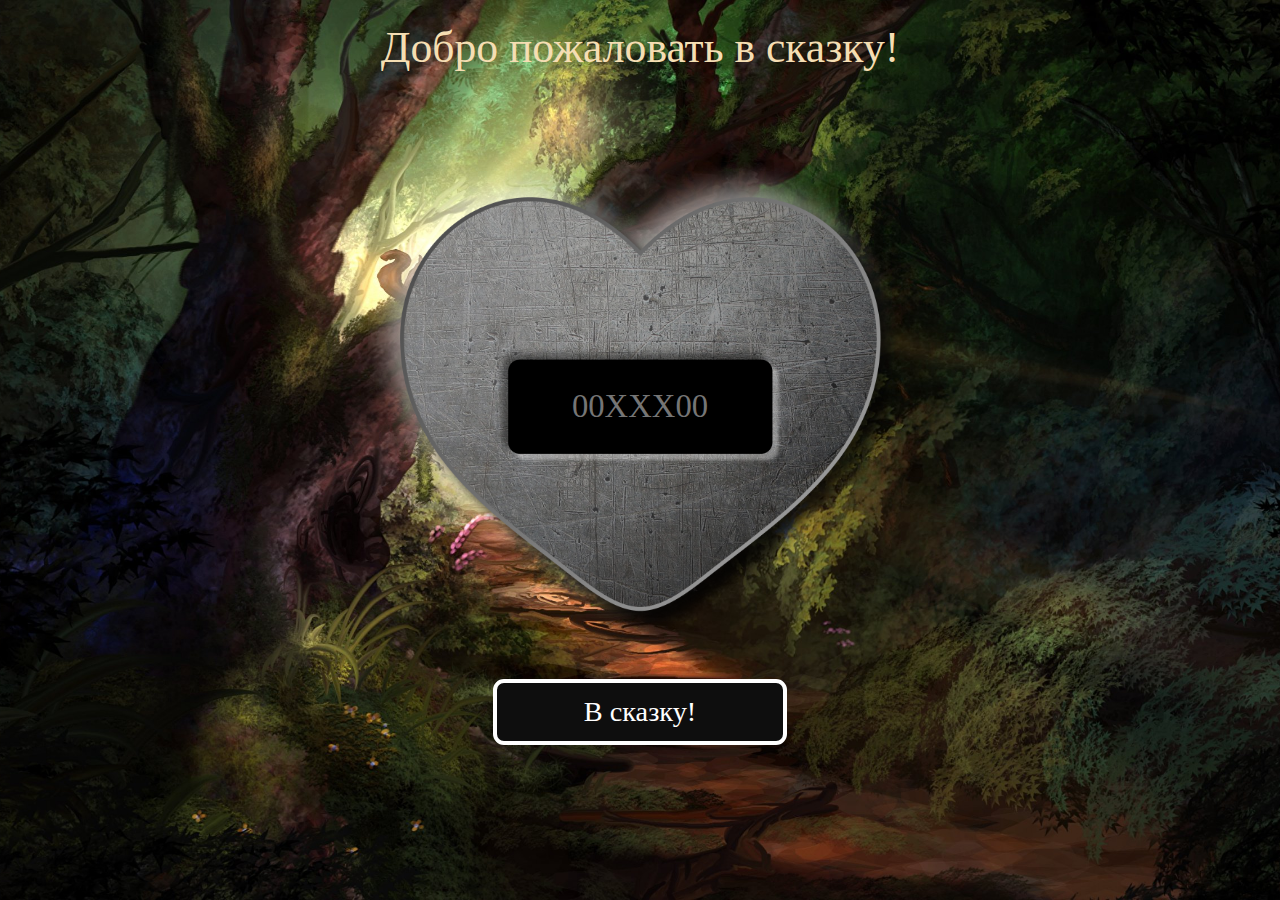
<file: index.html>
<!DOCTYPE html>
<html lang="ru">
<head>
	<meta charset="UTF-8">
	<meta name="viewport" content="width=device-width, initial-scale=1.0">
	<title>Принцессе от принца</title>

	<link rel="stylesheet" href="style/main.css">
	<script src="js/app.js" defer></script>

</head>
<body>
	
	<div class="wrapper">

		<div class="title">
			<div class="title__teh">
				<h2>Добро пожаловать в сказку!</h2>
			</div>
		</div>

		<div class="main">
			<div class="hunter">
				<div class="hunter-input">
					<input type="text" placeholder="00XXX00" class="input" id="passwordInput">
				</div>
			</div>
			<div class="btn-center">
				<button onclick="checkPassword()" class="btn">В сказку!</button>
			</div>
			<div class="error">
				<div id="error-message" class="err" style="color: red;"></div> <!-- Сообщение об ошибке -->
			</div>
		</div>

	</div>

</body>
</html>
</file>
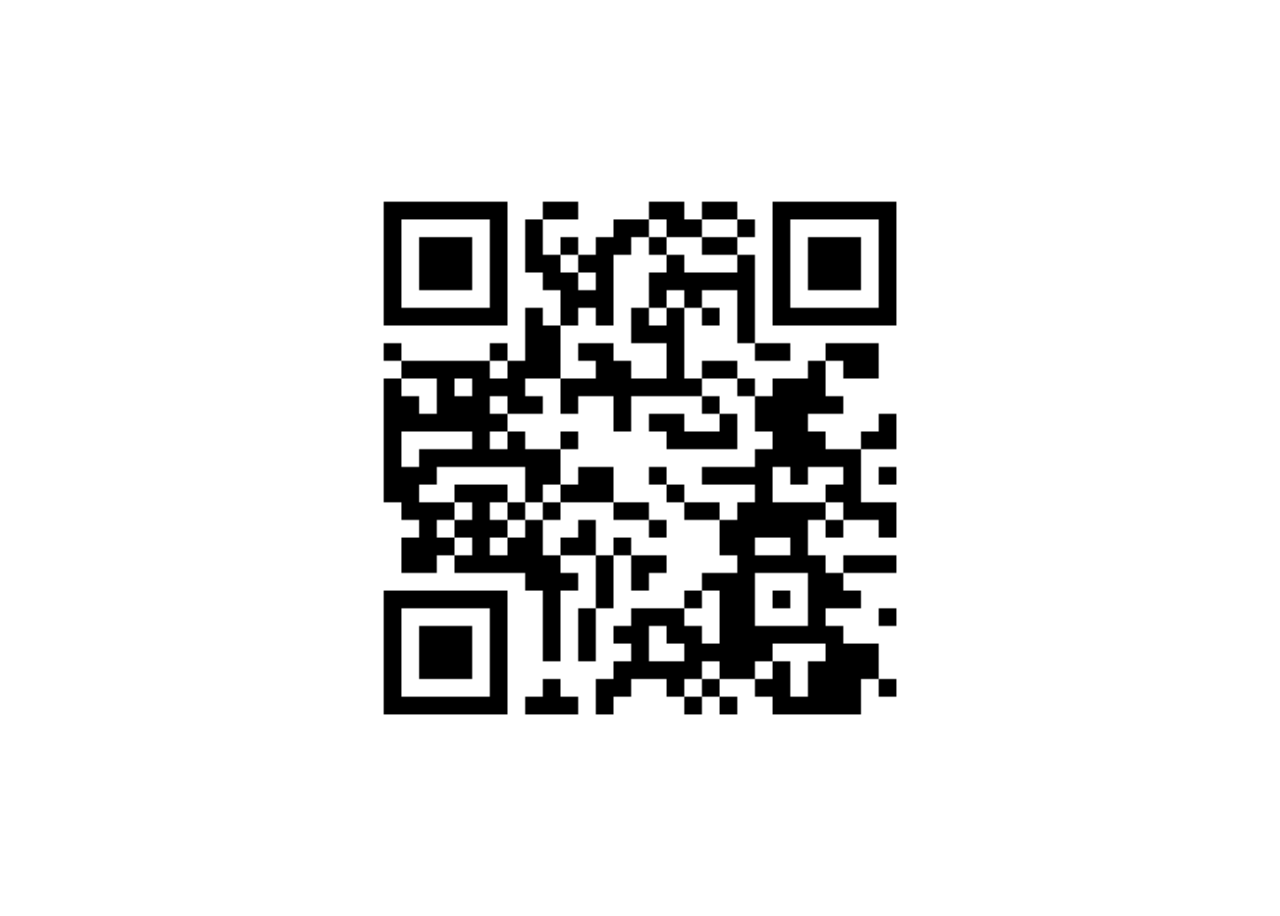
<file: QR.html>
<!DOCTYPE html>
<html lang="en">
<head>
	<meta charset="UTF-8">
	<meta name="viewport" content="width=device-width, initial-scale=1.0">
	<title>Document</title>
</head>
<body>

	<style>

		:root {
			--index: calc(1vw + 1vh);
		}

		.wrapper {
			width: 100%;
			height: 100vh;
			display: flex;
			justify-content: center;
			align-items: center;
		}

		img {
			width: calc(var(--index) *30);
		}

	</style>
	
	<div class="wrapper">
		<img src="img/code.png" alt="">
	</div>

</body>
</html>
</file>
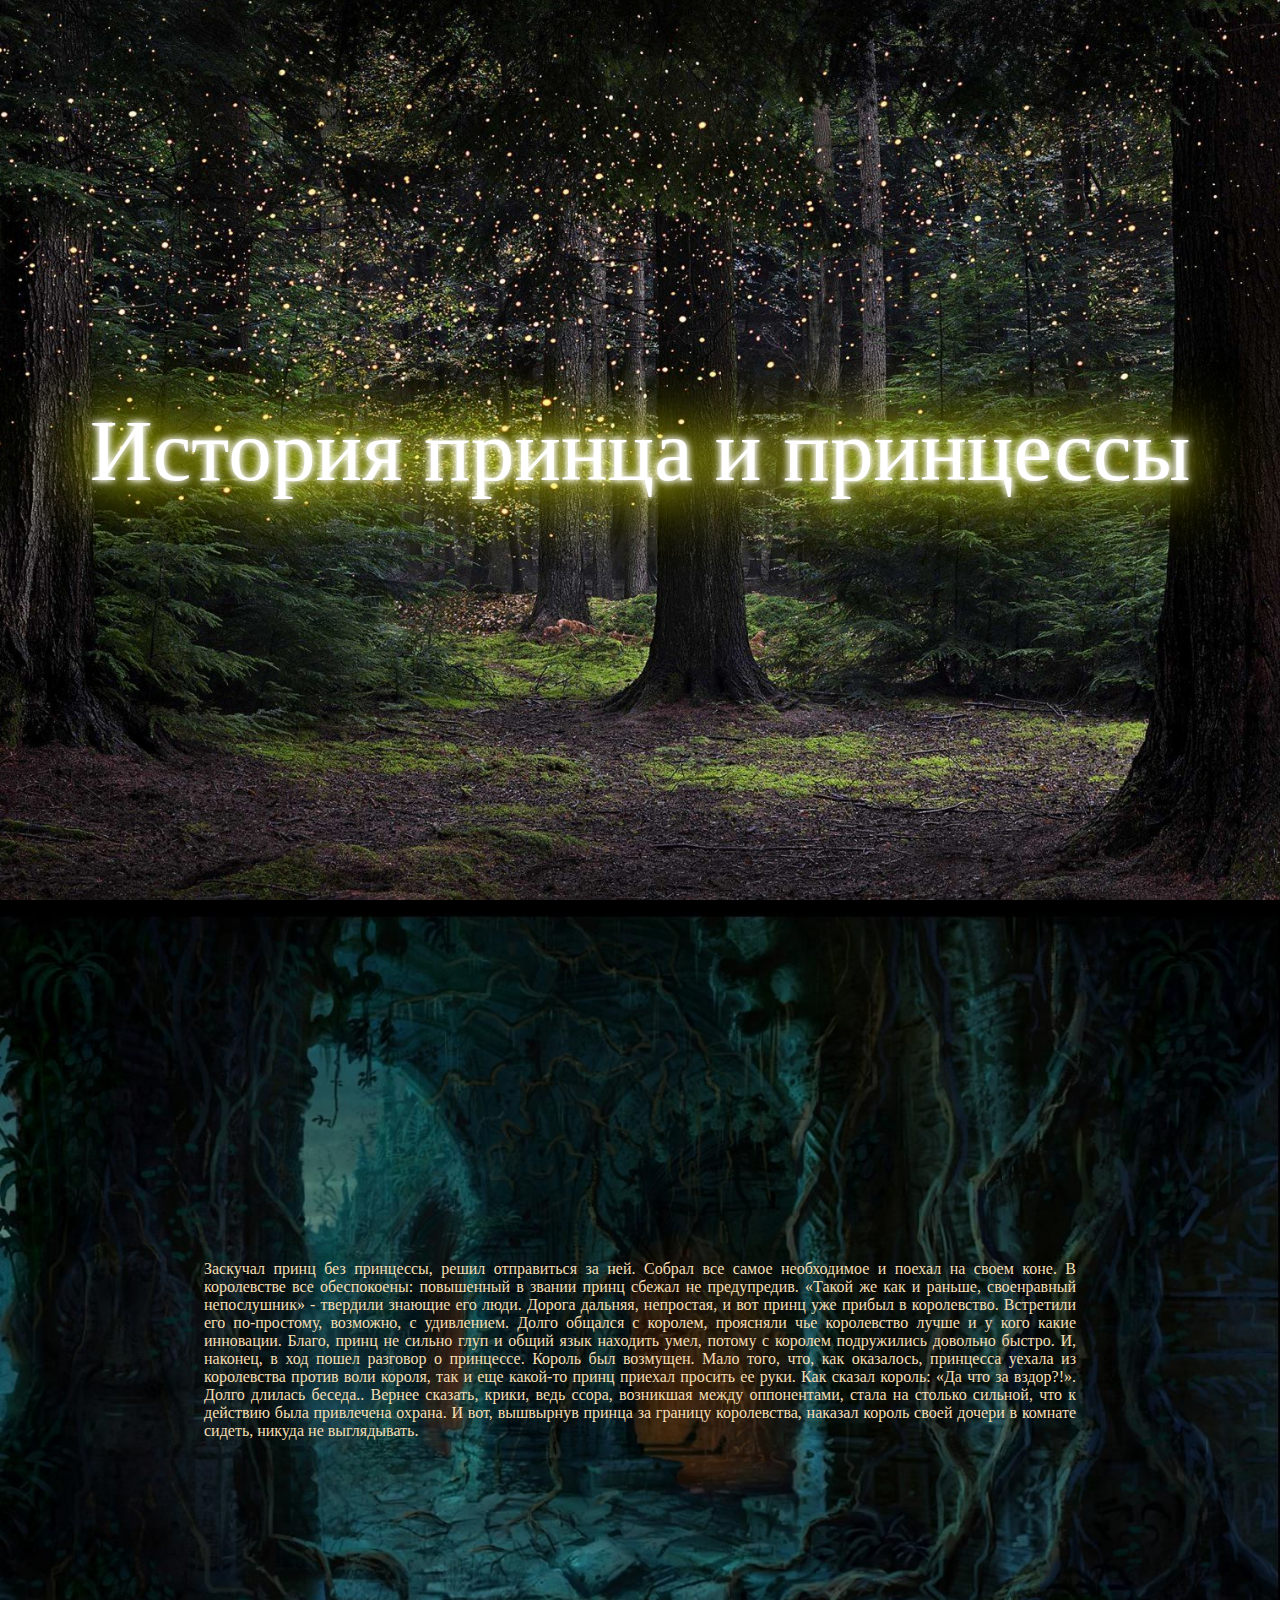
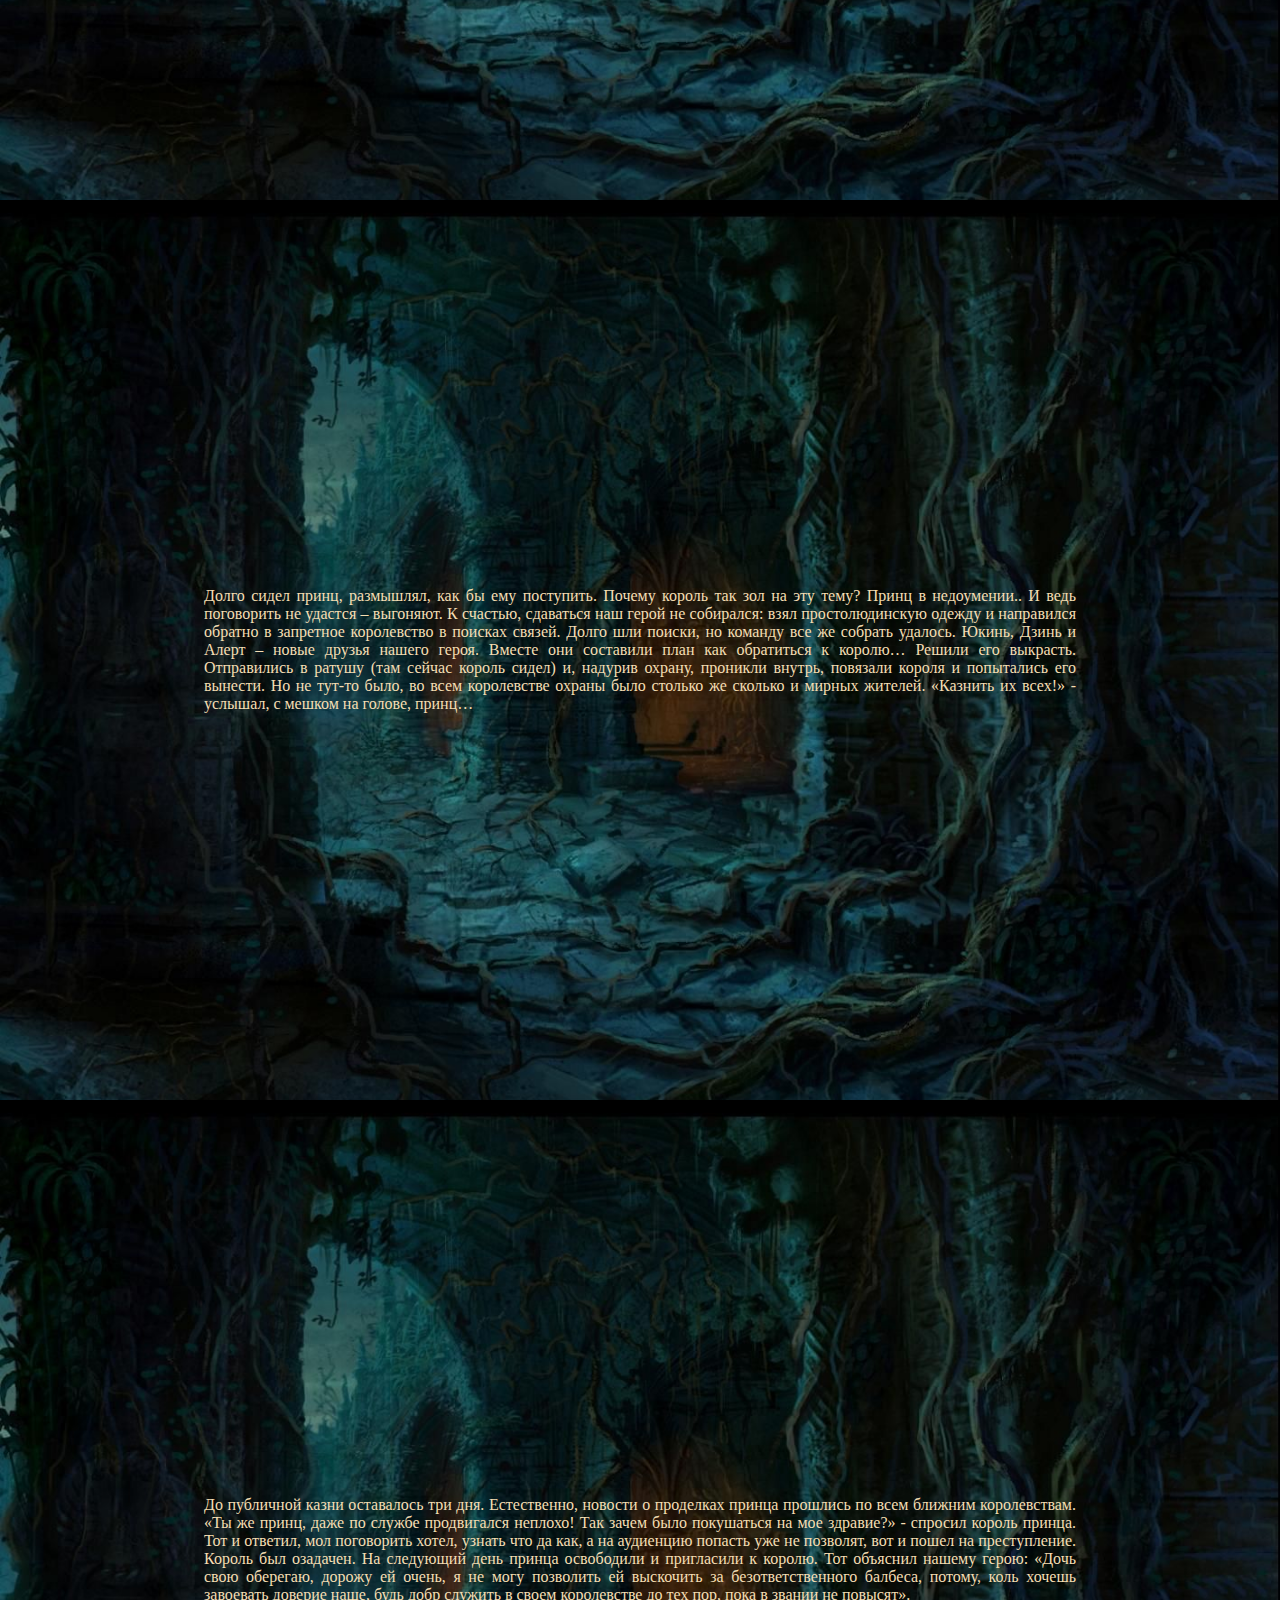
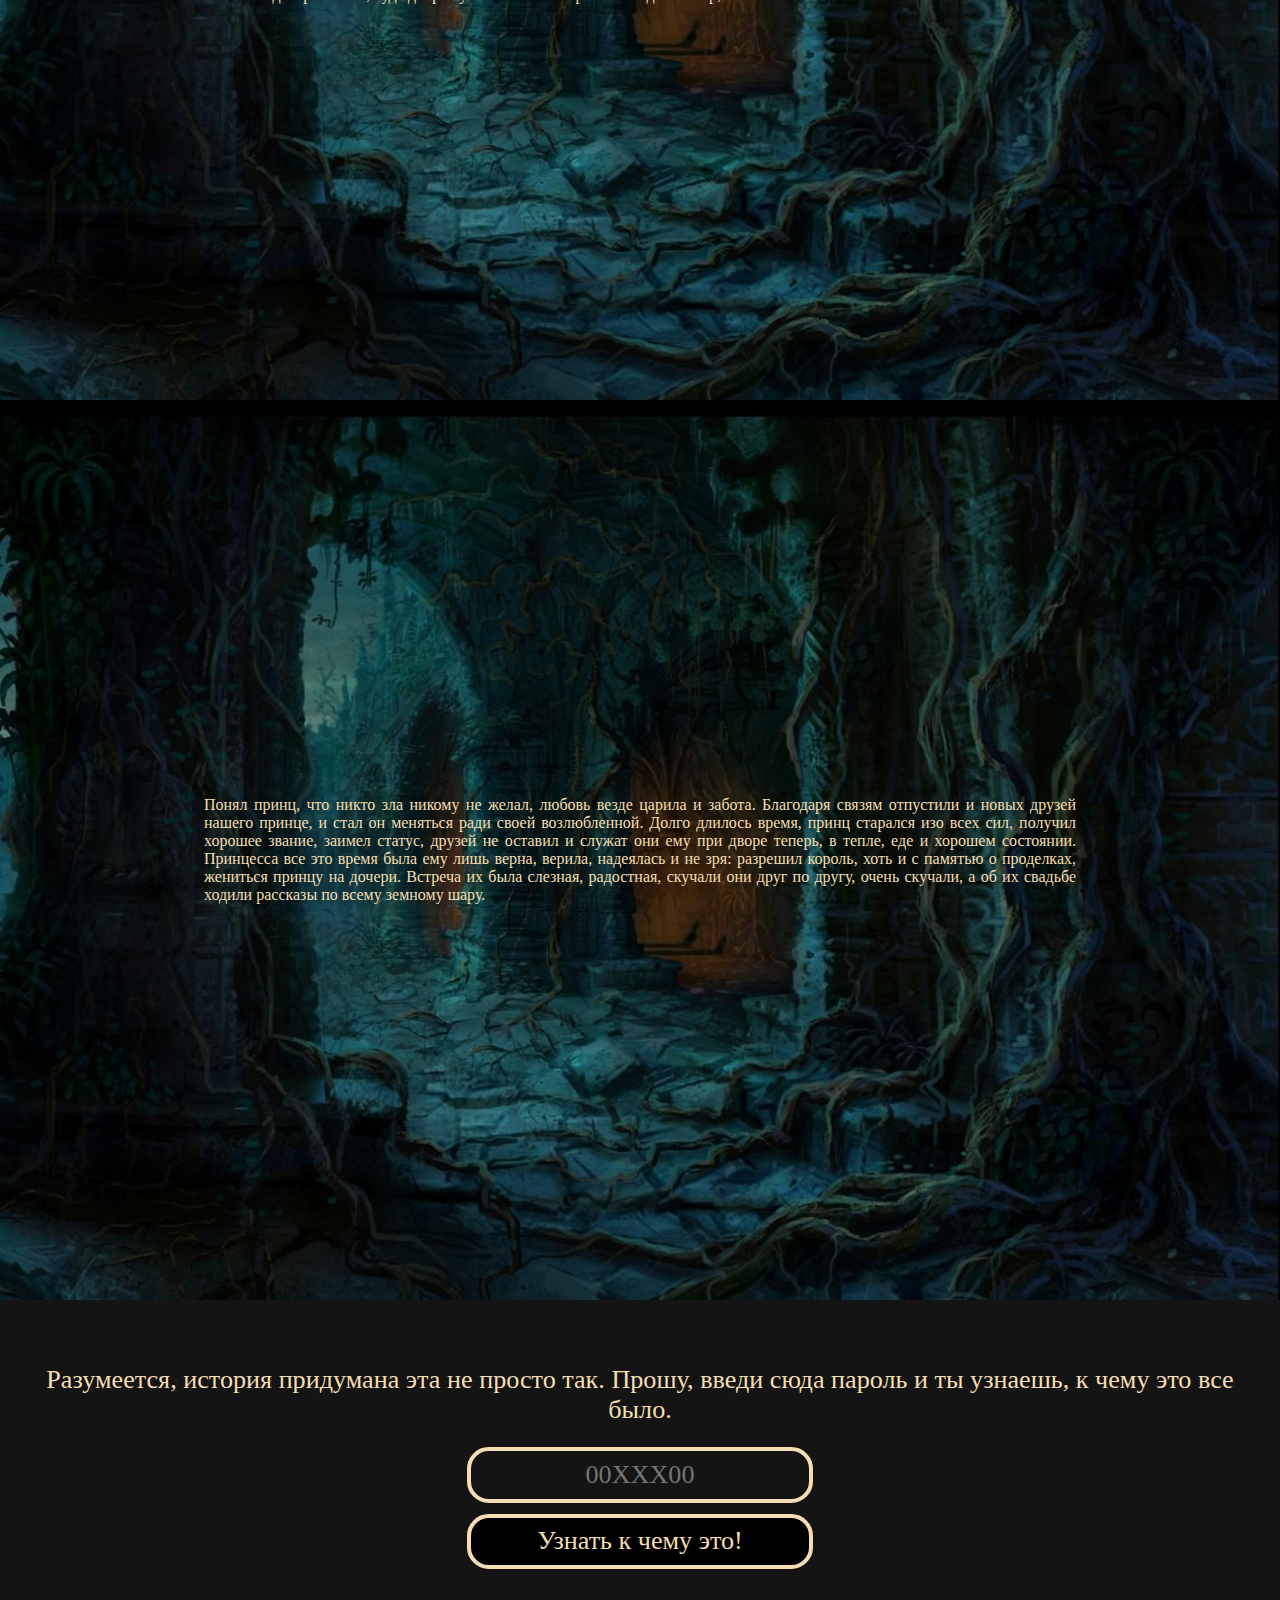
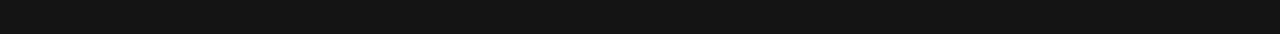
<file: welcome.html>
<!DOCTYPE html>
<html lang="ru">
<head>
	<meta charset="UTF-8">
	<meta name="viewport" content="width=device-width, initial-scale=1.0">
	<title>Document</title>
	<link rel="stylesheet" href="style/welcome.css">
	<script src="js/two.js" defer></script>
</head>
<body>

	<div class="wrapper">

		<header class="header">
			<div class="title">
				История принца и принцессы
			</div>
				<div class="photo">
					<img src="img/kusti.png" alt="">
				</div>
		</header>

		<main class="main">
			<section class="section1">
				<p class="description">
					Заскучал принц без принцессы, решил отправиться за ней. Собрал все самое необходимое и поехал на своем коне. В королевстве все обеспокоены: повышенный в звании принц сбежал не предупредив. «Такой же как и раньше, своенравный непослушник» - твердили знающие его люди. Дорога дальняя, непростая, и вот принц уже прибыл в королевство. Встретили его по-простому, возможно, с удивлением. Долго общался с королем, проясняли чье королевство лучше и у кого какие инновации. Благо, принц не сильно глуп и общий язык находить умел, потому с королем подружились довольно быстро. И, наконец, в ход пошел разговор о принцессе. Король был возмущен. Мало того, что, как оказалось, принцесса уехала из королевства против воли короля, так и еще какой-то принц приехал просить ее руки. Как сказал король: «Да что за вздор?!». Долго длилась беседа.. Вернее сказать, крики, ведь ссора, возникшая между оппонентами, стала на столько сильной, что к действию была привлечена охрана. И вот, вышвырнув принца за границу королевства, наказал король своей дочери в комнате сидеть, никуда не выглядывать.
				</p>
			</section>
			<section class="section1 s2s">
				<p class="description">
					Долго сидел принц, размышлял, как бы ему поступить. Почему король так зол на эту тему? Принц в недоумении.. И ведь поговорить не удастся – выгоняют. К счастью, сдаваться наш герой не собирался: взял простолюдинскую одежду и направился обратно в запретное королевство в поисках связей. 
Долго шли поиски, но команду все же собрать удалось. Юкинь, Дзинь и Алерт – новые друзья нашего героя. Вместе они составили план как обратиться к королю… Решили его выкрасть. Отправились в ратушу (там сейчас король сидел) и, надурив охрану, проникли внутрь, повязали короля и попытались его вынести. Но не тут-то было, во всем королевстве охраны было столько же сколько и мирных жителей.
«Казнить их всех!» - услышал, с мешком на голове, принц…
				</p>
			</section>
			<section class="section1 s3s">
				<p class="description">
					До публичной казни оставалось три дня. Естественно, новости о проделках принца прошлись по всем ближним королевствам. «Ты же принц, даже по службе продвигался неплохо! Так зачем было покушаться на мое здравие?» - спросил король принца. Тот и ответил, мол поговорить хотел, узнать что да как, а на аудиенцию попасть уже не позволят, вот и пошел на преступление. Король был озадачен. На следующий день принца освободили и пригласили к королю. Тот объяснил нашему герою: «Дочь свою оберегаю, дорожу ей очень, я не могу позволить ей выскочить за безответственного балбеса, потому, коль хочешь завоевать доверие наше, будь добр служить в своем королевстве до тех пор, пока в звании не повысят». 
				</p>
			</section>
			<section class="section1 s3s">
				<p class="description">
					Понял принц, что никто зла никому не желал, любовь везде царила и забота. Благодаря связям отпустили и новых друзей нашего принце, и стал он меняться ради своей возлюбленной.
Долго длилось время, принц старался изо всех сил, получил хорошее звание, заимел статус, друзей не оставил и служат они ему при дворе теперь, в тепле, еде и хорошем состоянии. Принцесса все это время была ему лишь верна, верила, надеялась и не зря: разрешил король, хоть и с памятью о проделках, жениться принцу на дочери. Встреча их была слезная, радостная, скучали они друг по другу, очень скучали, а об их свадьбе ходили рассказы по всему земному шару.
				</p>
			</section>
		</main>

		<footer class="footer">
			<div class="foot-text">
				Разумеется, история придумана эта не просто так.
				Прошу, введи сюда пароль и ты узнаешь, к чему это все было.
			</div>
			<div class="input+">

				<div class="hunter">
					<div class="hunter-input">
						<input type="text" placeholder="00XXX00" class="input" id="passwordInput">
					</div>
				</div>
				<div class="btn-center">
					<button onclick="checkPassword()" class="btn">Узнать к чему это!</button>
				</div>
				<div class="error">
					<div id="error-message" class="err" style="color: red;"></div> <!-- Сообщение об ошибке -->
				</div>

			</div>
		</footer>

	</div>

</body>
</html>
</file>
<file: style/main.css>
@import url(reset.css);
:root {
	--index: calc(1vw + 1vh);
}
.wrapper {
	height: 100vh;
	background-image: url(../img/1617681366_44-p-dremuchii-les-art-kartinki-49.jpg);
	background-repeat: no-repeat;
	background-position: center;
	background-size: cover;
	display: flex;
	flex-direction: column;
	justify-content: center;
	align-items: center;
}
.main {
	width: calc(var(--index) *25);
}
.title{
	position: absolute;
	top: 0;
	width: 100%;
}
.title__teh {
	text-align: center;
	font-size: calc(var(--index) *2);
	color: wheat;
	margin-top: calc(var(--index) *1);
}
.hunter {
	width: calc(var(--index) *25);
	height: calc(var(--index) *25);
	background-image: url(../img/heart.png);
	background-repeat: no-repeat;
	background-position: center;
	background-size: cover;
/* 	background-color: #fff; */
	display: flex;
	justify-content: center;
	align-items: center
}
.input {
	font-size: calc(var(--index) *1.5);
	width: calc(var(--index) *9.5);
	text-align: center;
	color: white;
}
.btn-center {
	width: 100%;
	display: flex;
	justify-content: center;
}
.btn {
	color: white;
	font-size: calc(var(--index) *1.3);
	background-color: rgb(14, 14, 14);
	padding: calc(var(--index) *.6) calc(var(--index) *4);
	border-radius: calc(var(--index) *.5);
	border: calc(var(--index) *.2) solid white;
}
.error {
	width: 100%;
	display: flex;
	justify-content: center;
}
.err {
	font-size: calc(var(--index) *1);
	padding-top: calc(var(--index) *1);
}
</file>
<file: style/welcome.css>
@import url(reset.css);
:root {
	--index: calc(1vw + 1vh);
}
.header {
	min-height: 100vh;
	width: 100%;
	background-image: url(../img/forest.jpg);
	background-position: center;
	background-repeat: no-repeat;
	background-size: cover;
	display: flex;
	flex-direction: column;
	justify-content: center;
	align-items: center;
}
.main {
	min-height: 100Vh;
	width: 100%;
	background-image: url(../img/podval.jpg);
	background-position: center;
	background-repeat: no-repeat;
	background-size: cover;
}
.photo {
	position: absolute;
	bottom: calc(var(--index) *-10);
	display: flex;
	align-items: center;
	justify-content: center;
	display: none;
}
.photo img {
	width: 100%;
}
.title {
	padding: 0 calc(var(--index) *1);
	color: rgb(255, 255, 255);
	text-align: center;
	font-size: calc(var(--index) *4);
	text-shadow:
	0 0 7px #fff,
	0 0 10px #fff,
	0 0 42px #f2ff02,
	0 0 82px #f2ff02,
	0 0 92px #f2ff02;
	z-index: 2;
} 
	
.section1 {	
	min-height: 100Vh;
	width: 100%;
	background-image: url(../img/podval.jpg);
	background-position: center;
	background-repeat: no-repeat;
	background-size: cover;
	display: flex;
	justify-content: center;
	align-items: center;
	padding: 0 calc(var(--index) *2);
	text-align: justify;
	font-size: clamp(16px, calc(var(--index) *.7), 100px);
}
.description {
	width: calc(var(--index) *40);
	color: wheat;
}
.footer{
	padding: calc(var(--index) *3) calc(var(--index) *2);
	background-color: #141414;
	display: flex;
	flex-direction: column;
	justify-content: center;
	align-items: center;
	gap: calc(var(--index) *1);
	text-align: center;
	color: wheat;
}
.foot-text {
	font-size: calc(var(--index) *1.2);
}
.input {
	text-align: center;
	padding: calc(var(--index) *.4);
	border: calc(var(--index) *.2) solid wheat;
	border-radius: calc(var(--index) *1);
	font-size: calc(var(--index) *1.2);
}
.btn-center {
	margin-top: calc(var(--index) *.5);
	background-color: #000000;
	padding: calc(var(--index) *.4);
	border: calc(var(--index) *.2) solid wheat;
	border-radius: calc(var(--index) *1);
	font-size: calc(var(--index) *1.2);
}


/* Adaptive */
@media screen and (max-width: 550px) {
	.photo {
		display: block;
	}
	.description {
		width: 100%;
	}
}
</file>
